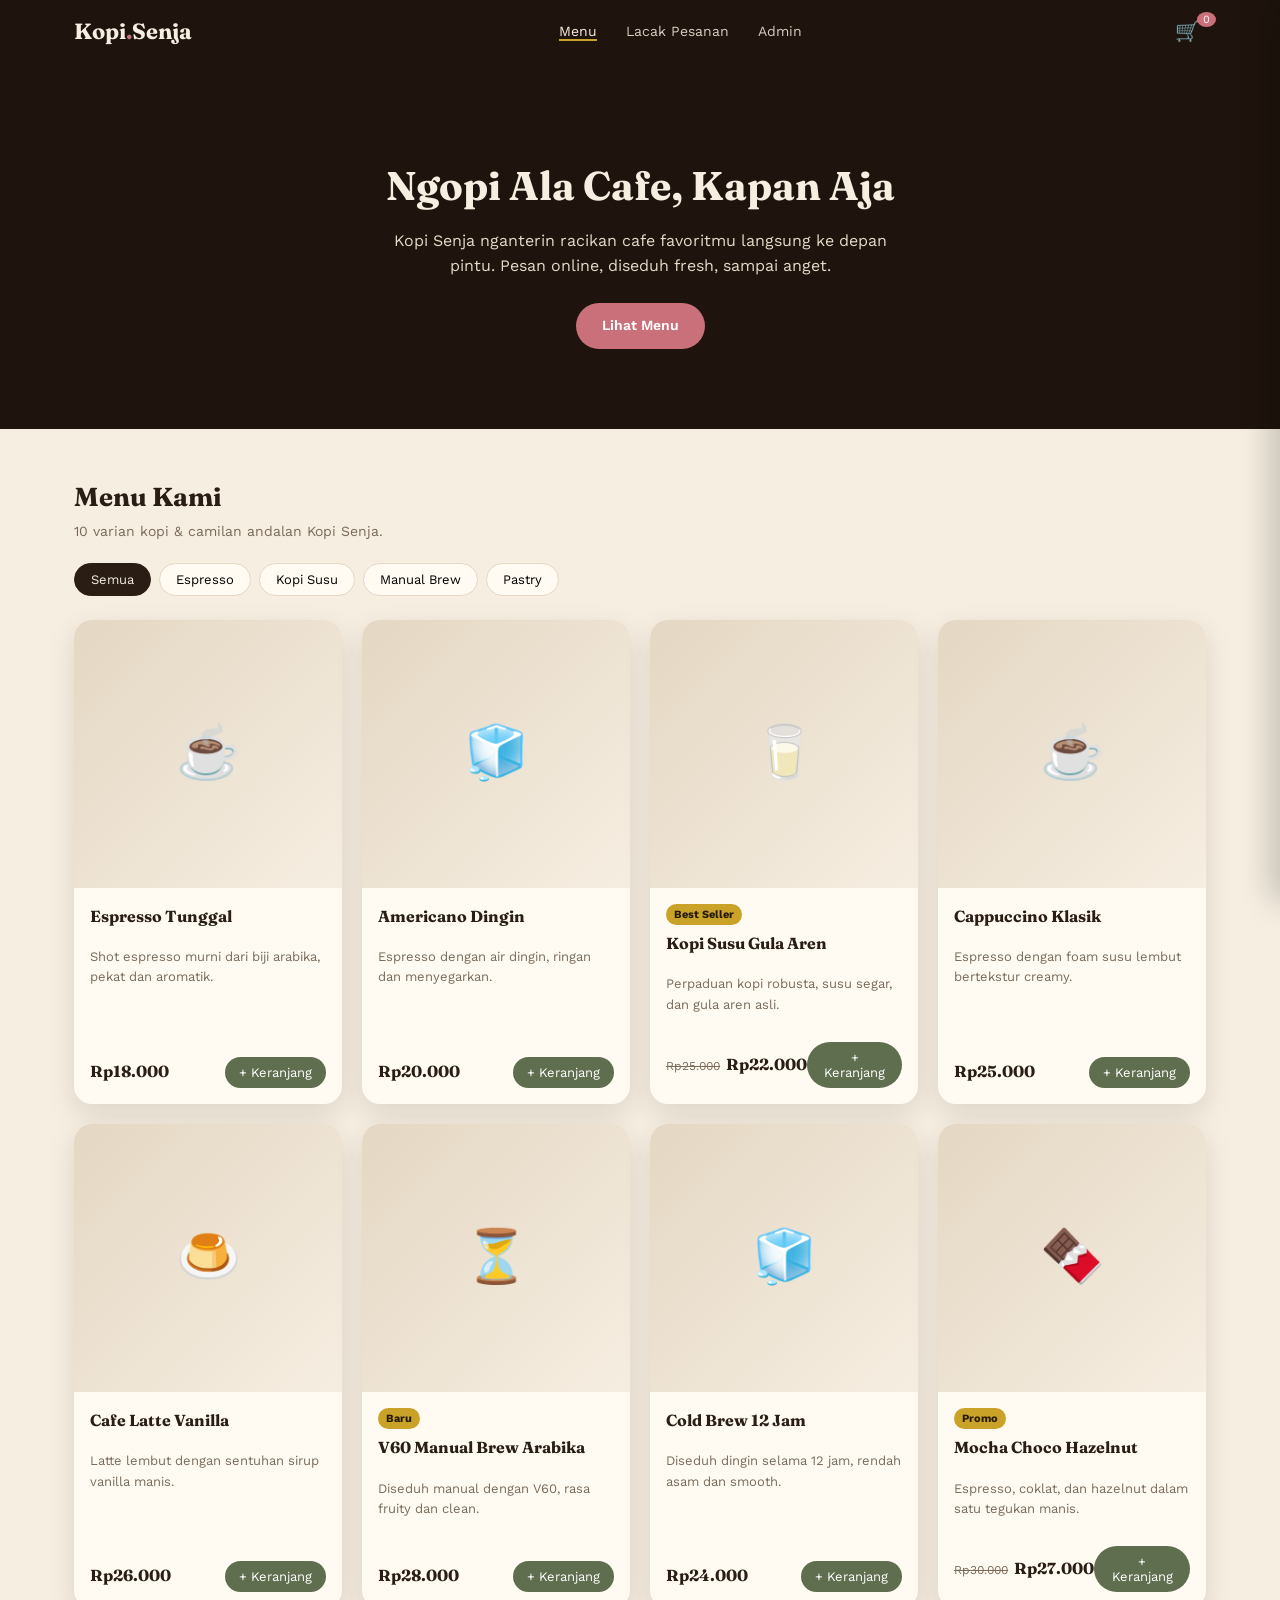
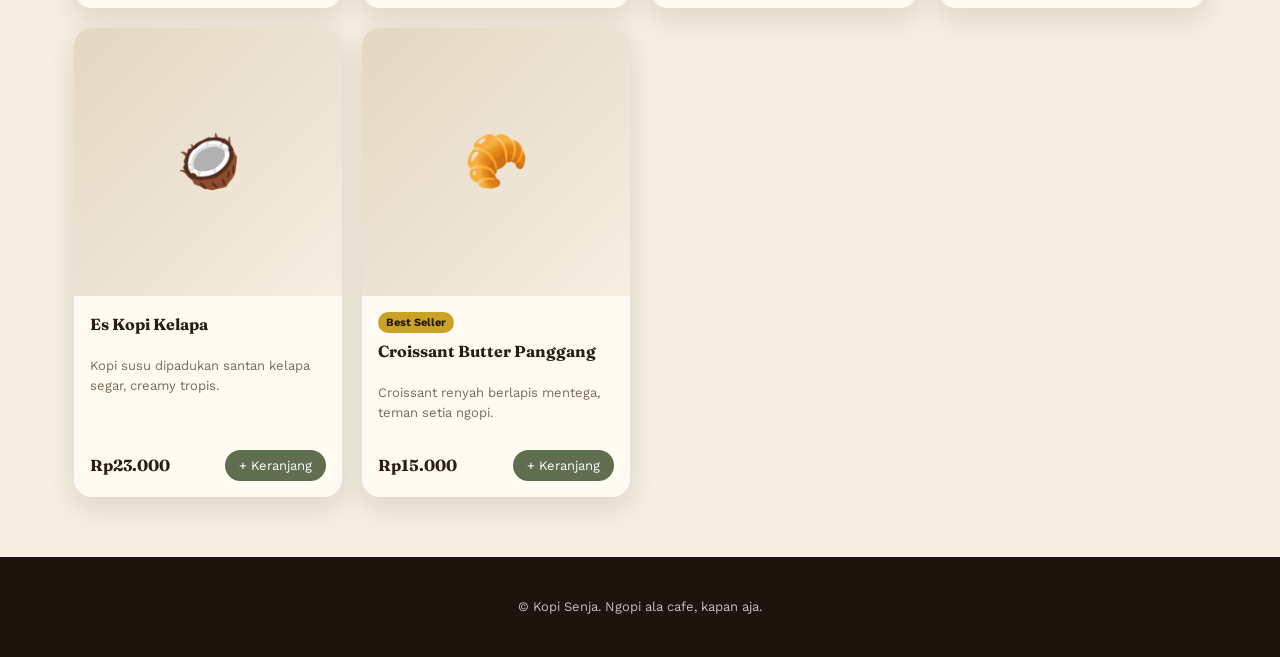
<file: index.html>
<!DOCTYPE html>
<html lang="id">
<head>
<meta charset="UTF-8">
<meta name="viewport" content="width=device-width, initial-scale=1.0">
<title>Kopi Senja — Ngopi Ala Cafe, Kapan Aja</title>
<link rel="preconnect" href="https://fonts.googleapis.com">
<link href="https://fonts.googleapis.com/css2?family=Fraunces:opsz,wght@9..144,500;9..144,600;9..144,700&family=Work+Sans:ital,wght@0,400;0,500;0,600;0,700;1,500&display=swap" rel="stylesheet">
<link rel="stylesheet" href="css/style.css">
</head>
<body>

<header class="site">
  <div class="container">
    <div class="brand">Kopi<span class="dot">.</span>Senja</div>
    <nav class="main">
      <a href="index.html" class="active">Menu</a>
      <a href="lacak-pesanan.html">Lacak Pesanan</a>
      <a href="admin/index.html">Admin</a>
    </nav>
    <div class="header-actions">
      <button id="cartBtn" onclick="openCart()">🛒<span id="cartCount">0</span></button>
    </div>
  </div>
</header>

<section class="hero">
  <div class="container">
    <h1>Ngopi Ala Cafe, Kapan Aja</h1>
    <p>Kopi Senja nganterin racikan cafe favoritmu langsung ke depan pintu. Pesan online, diseduh fresh, sampai anget.</p>
    <a href="#menu" class="btn btn-primary">Lihat Menu</a>
  </div>
</section>

<main class="container" id="menu">
  <div class="section-head">
    <div><h2>Menu Kami</h2><p>10 varian kopi & camilan andalan Kopi Senja.</p></div>
  </div>

  <div class="filters" id="filters"></div>
  <div class="product-grid" id="productGrid"></div>
</main>

<!-- ============ CART DRAWER ============ -->
<div id="cartDim" onclick="closeCart()"></div>
<div id="cartDrawer">
  <div class="cart-head">
    <h3 style="margin:0;">Keranjang</h3>
    <button onclick="closeCart()" style="background:none;border:none;font-size:20px;">✕</button>
  </div>
  <div class="cart-items" id="cartItems"></div>
  <div class="cart-foot">
    <div class="summary-line"><span>Subtotal</span><strong id="cartTotal">Rp0</strong></div>
    <a href="checkout.html" id="cartCheckoutLink">
      <button class="btn btn-primary" style="width:100%; margin-top:10px;" id="cartCheckoutBtn" disabled>Checkout</button>
    </a>
  </div>
</div>

<div class="toast" id="toast"></div>

<footer class="site">
  <div class="container">© Kopi Senja. Ngopi ala cafe, kapan aja.</div>
</footer>

<script src="js/products.js"></script>
<script src="js/cart.js"></script>
<script>
let activeCat = "Semua";

function renderFilters(products){
  const cats = ["Semua", ...new Set(products.map(p=>p.cat))];
  document.getElementById("filters").innerHTML = cats.map(c=>`
    <button class="filter-chip ${c===activeCat?'active':''}" onclick="setFilter('${c}')">${c}</button>
  `).join("");
}
function setFilter(c){ activeCat = c; renderProducts(); }

function renderProducts(){
  const products = loadProducts();
  renderFilters(products);
  const shown = activeCat==="Semua" ? products : products.filter(p=>p.cat===activeCat);
  document.getElementById("productGrid").innerHTML = shown.map(p=>`
    <div class="product-card">
      <div class="thumb">${p.emoji||"☕"}</div>
      <div class="body">
        ${p.badge ? `<span class="badge">${p.badge}</span>` : ""}
        <h3>${p.name}</h3>
        <p class="desc">${p.desc}</p>
        <div class="price-row">
          <div>${p.oldPrice ? `<span class="old-price">${rupiah(p.oldPrice)}</span>` : ""}<span class="price-tag">${rupiah(p.price)}</span></div>
          <button class="add-btn" onclick="handleAdd(${p.id})">+ Keranjang</button>
        </div>
      </div>
    </div>
  `).join("");
}
function handleAdd(id){
  addToCart(id);
  renderCartDrawer();
  showToast("Ditambahkan ke keranjang ☕");
}

renderProducts();
renderCartDrawer();
window.addEventListener("storage", (e)=>{
  if(["kopisenja_cart","kopisenja_products"].includes(e.key)){ renderProducts(); renderCartDrawer(); }
});
</script>
</body>
</html>
</file>
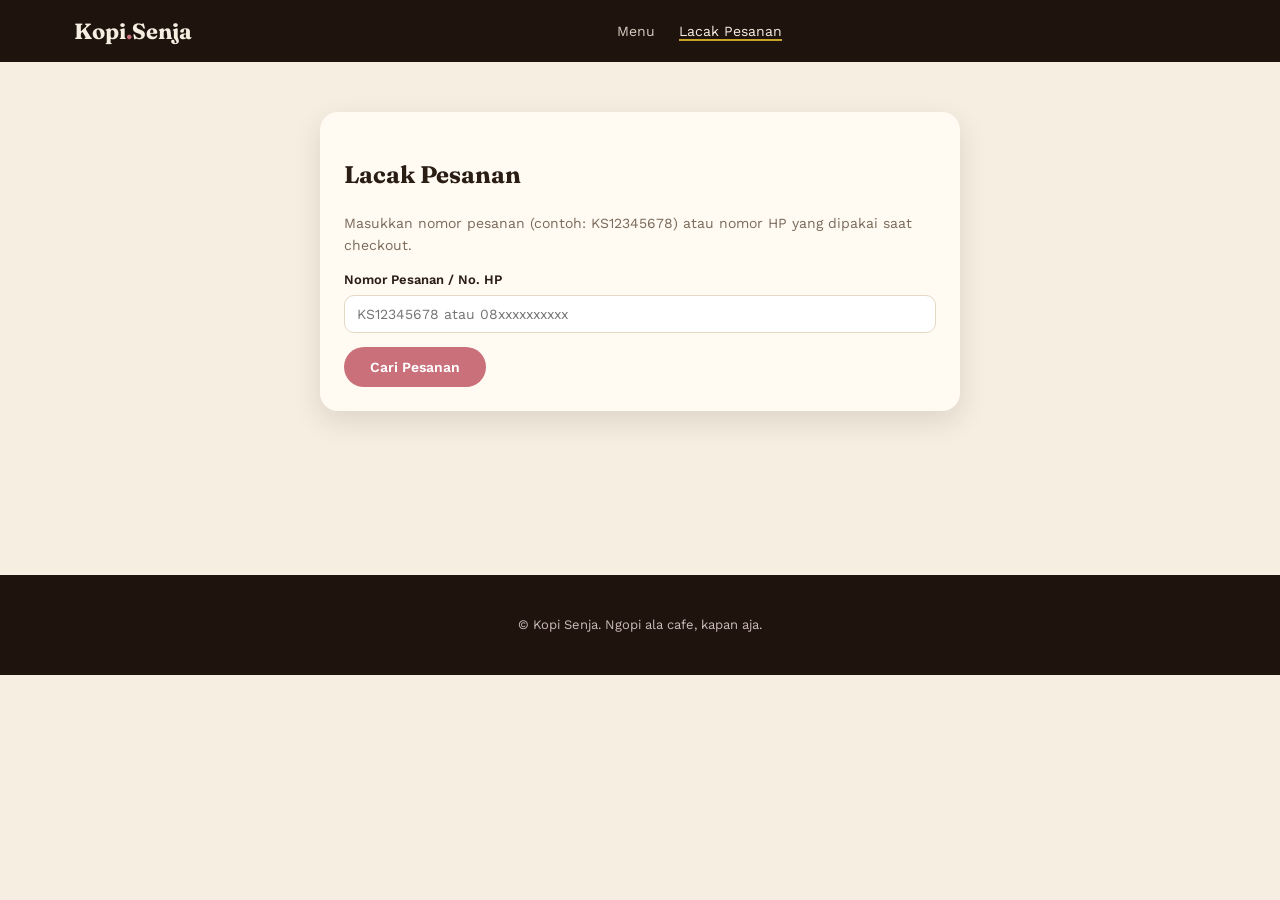
<file: lacak-pesanan.html>
<!DOCTYPE html>
<html lang="id">
<head>
<meta charset="UTF-8">
<meta name="viewport" content="width=device-width, initial-scale=1.0">
<title>Lacak Pesanan — Kopi Senja</title>
<link rel="preconnect" href="https://fonts.googleapis.com">
<link href="https://fonts.googleapis.com/css2?family=Fraunces:opsz,wght@9..144,500;9..144,600;9..144,700&family=Work+Sans:ital,wght@0,400;0,500;0,600;0,700;1,500&display=swap" rel="stylesheet">
<link rel="stylesheet" href="css/style.css">
</head>
<body>

<header class="site">
  <div class="container">
    <a href="index.html" class="brand">Kopi<span class="dot">.</span>Senja</a>
    <nav class="main"><a href="index.html">Menu</a><a href="lacak-pesanan.html" class="active">Lacak Pesanan</a></nav>
    <div class="header-actions"></div>
  </div>
</header>

<main class="container" style="padding:50px 0 80px; max-width:640px;">
  <div class="panel">
    <h2>Lacak Pesanan</h2>
    <p style="color:var(--ink-soft); font-size:14px;">Masukkan nomor pesanan (contoh: KS12345678) atau nomor HP yang dipakai saat checkout.</p>
    <div class="form-group full">
      <label>Nomor Pesanan / No. HP</label>
      <input type="text" id="searchInput" placeholder="KS12345678 atau 08xxxxxxxxxx">
    </div>
    <button class="btn btn-primary" onclick="doSearch()">Cari Pesanan</button>
  </div>

  <div id="result"></div>
</main>

<footer class="site"><div class="container">© Kopi Senja. Ngopi ala cafe, kapan aja.</div></footer>

<script src="js/products.js"></script>
<script src="js/cart.js"></script>
<script>
const STEPS = ["Diproses","Diseduh","Diantar","Selesai"];

function renderOrderCard(o){
  const stepIndex = Math.max(0, STEPS.indexOf(o.status));
  return `
    <div class="panel">
      <div class="summary-line"><span>No. Pesanan</span><strong>${o.id}</strong></div>
      <div class="summary-line"><span>Atas Nama</span><strong>${o.nama}</strong></div>
      <div class="status-track">
        ${STEPS.map((s,i)=>`<div class="status-step ${i<=stepIndex?'done':''}"><div class="dot"></div>${s}</div>`).join("")}
      </div>
      <hr style="border:none; border-top:1px solid var(--line);">
      ${o.items.map(i=>`<div class="summary-line"><span>${i.name} x${i.qty}</span><span>${rupiah(i.price*i.qty)}</span></div>`).join("")}
      <hr style="border:none; border-top:1px solid var(--line);">
      <div class="summary-line"><span>Total</span><strong>${rupiah(o.total)}</strong></div>
    </div>`;
}

function doSearch(){
  const q = document.getElementById("searchInput").value.trim();
  const resultEl = document.getElementById("result");
  if(!q){ resultEl.innerHTML = `<p style="color:var(--ink-soft);">Masukkan nomor pesanan atau no. HP dulu ya.</p>`; return; }
  const orders = loadOrders();
  const matches = orders.filter(o => o.id.toLowerCase()===q.toLowerCase() || o.telp===q);
  resultEl.innerHTML = matches.length
    ? matches.map(renderOrderCard).join("")
    : `<p style="color:var(--ink-soft);">Pesanan tidak ditemukan. Cek kembali nomor pesanan / HP kamu.</p>`;
}

const params = new URLSearchParams(window.location.search);
const presetId = params.get("id");
if(presetId){ document.getElementById("searchInput").value = presetId; doSearch(); }
</script>
</body>
</html>
</file>
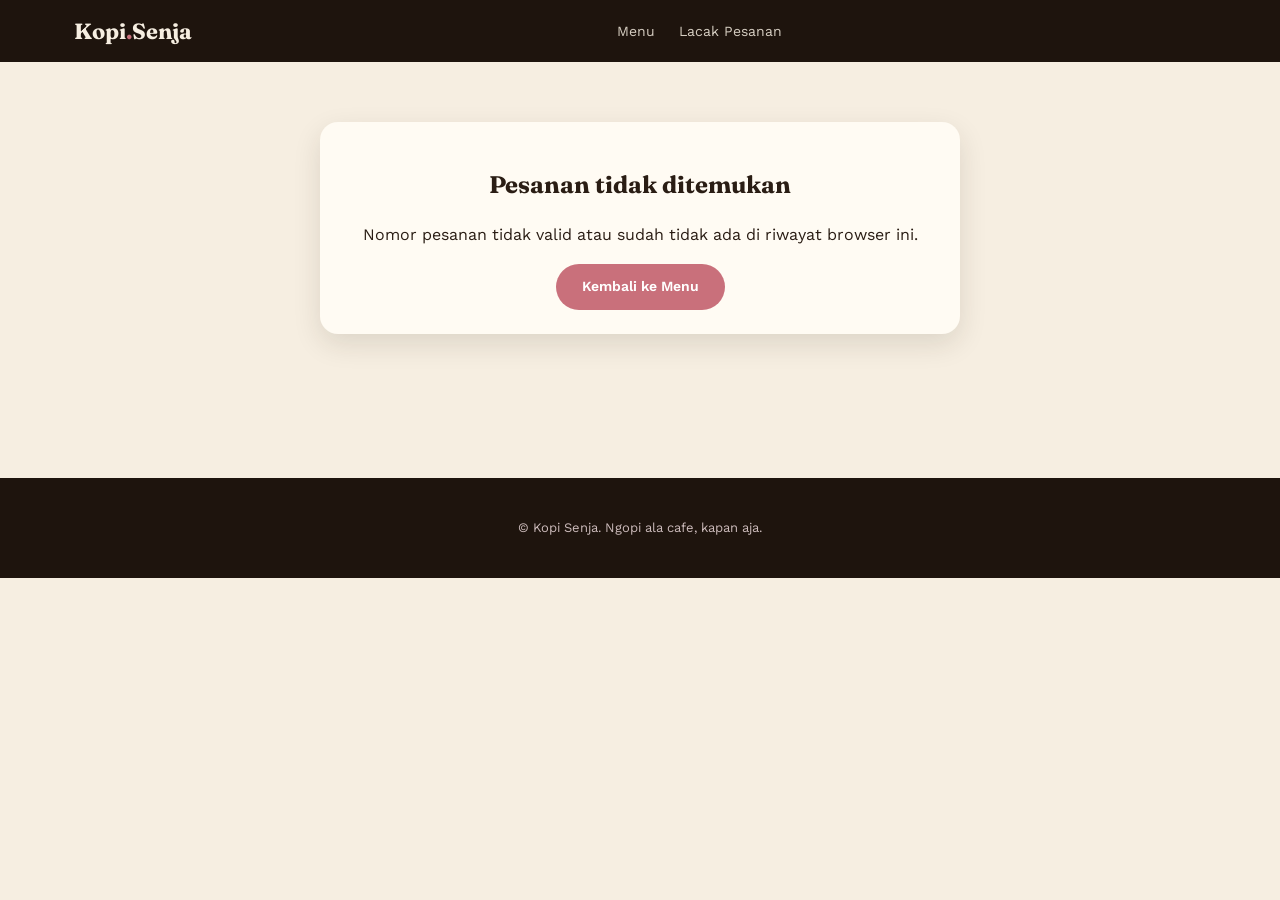
<file: order-sukses.html>
<!DOCTYPE html>
<html lang="id">
<head>
<meta charset="UTF-8">
<meta name="viewport" content="width=device-width, initial-scale=1.0">
<title>Pesanan Berhasil — Kopi Senja</title>
<link rel="preconnect" href="https://fonts.googleapis.com">
<link href="https://fonts.googleapis.com/css2?family=Fraunces:opsz,wght@9..144,500;9..144,600;9..144,700&family=Work+Sans:ital,wght@0,400;0,500;0,600;0,700;1,500&display=swap" rel="stylesheet">
<link rel="stylesheet" href="css/style.css">
</head>
<body>

<header class="site">
  <div class="container">
    <a href="index.html" class="brand">Kopi<span class="dot">.</span>Senja</a>
    <nav class="main"><a href="index.html">Menu</a><a href="lacak-pesanan.html">Lacak Pesanan</a></nav>
    <div class="header-actions"></div>
  </div>
</header>

<main class="container" style="padding:60px 0; max-width:640px;">
  <div class="panel" style="text-align:center;" id="successPanel">
    <div style="font-size:48px;">🎉</div>
    <h2>Pesanan Berhasil Dibuat!</h2>
    <p id="successMsg" style="color:var(--ink-soft);"></p>
    <div class="panel" style="text-align:left; margin-top:20px;" id="orderDetail"></div>
    <a class="btn btn-primary" href="lacak-pesanan.html" id="trackLink">Lacak Pesanan Ini</a>
    <a class="btn btn-outline" style="background:var(--ink); margin-left:8px;" href="index.html">Belanja Lagi</a>
  </div>
</main>

<footer class="site"><div class="container">© Kopi Senja. Ngopi ala cafe, kapan aja.</div></footer>

<script src="js/products.js"></script>
<script src="js/cart.js"></script>
<script>
const params = new URLSearchParams(window.location.search);
const orderId = params.get("id");
const order = orderId ? findOrder(orderId) : null;

if(!order){
  document.getElementById("successPanel").innerHTML = `
    <h2>Pesanan tidak ditemukan</h2>
    <p>Nomor pesanan tidak valid atau sudah tidak ada di riwayat browser ini.</p>
    <a class="btn btn-primary" href="index.html">Kembali ke Menu</a>`;
} else {
  const payLabel = order.payMethod==='transfer' ? 'Transfer Bank' : order.payMethod==='ewallet' ? 'E-Wallet/QRIS' : 'COD';
  document.getElementById("successMsg").textContent =
    `Terima kasih, ${order.nama}! Pesanan senilai ${rupiah(order.total)} via ${payLabel} sedang diseduh.`;
  document.getElementById("orderDetail").innerHTML = `
    <div class="summary-line"><span>No. Pesanan</span><strong>${order.id}</strong></div>
    <div class="summary-line"><span>Status</span><strong>${order.status}</strong></div>
    <hr style="border:none; border-top:1px solid var(--line);">
    ${order.items.map(i=>`<div class="summary-line"><span>${i.name} x${i.qty}</span><span>${rupiah(i.price*i.qty)}</span></div>`).join("")}
    <hr style="border:none; border-top:1px solid var(--line);">
    <div class="summary-line"><span>Total</span><strong>${rupiah(order.total)}</strong></div>
    <p style="font-size:13px; color:var(--ink-soft); margin-top:10px;">Simpan nomor pesanan ini untuk melacak status pengantaran.</p>
  `;
  document.getElementById("trackLink").href = "lacak-pesanan.html?id="+order.id;
}
</script>
</body>
</html>
</file>
<file: css/style.css>
:root{
  --bg:#1E140D;
  --paper:#F6EEE1;
  --paper-card:#FFFBF3;
  --ink:#2A1D14;
  --ink-soft:#7A6A5A;
  --rose:#C9707B;
  --rose-dark:#A85360;
  --gold:#C9A227;
  --moss:#5F6E4E;
  --moss-dark:#454F37;
  --line:#E4D7C3;
  --radius:18px;
  --shadow:0 10px 28px rgba(42,29,20,.12);
}
*{box-sizing:border-box;}
html{scroll-behavior:smooth;}
body{margin:0; background:var(--paper); color:var(--ink); font-family:'Work Sans', Arial, sans-serif; line-height:1.55; -webkit-font-smoothing:antialiased;}
h1,h2,h3,.brand,.price-tag{font-family:'Fraunces', Georgia, serif;}
a{color:inherit; text-decoration:none;}
button{font-family:inherit; cursor:pointer;}
img{max-width:100%; display:block;}
.container{max-width:1180px; margin:0 auto; padding:0 24px;}

/* ---------- Header ---------- */
header.site{position:sticky; top:0; z-index:50; background:var(--bg); color:var(--paper); padding:14px 0;}
header.site .container{display:flex; align-items:center; justify-content:space-between;}
.brand{font-size:22px; font-weight:700; color:var(--paper);}
.brand .dot{color:var(--rose);}
nav.main a{margin:0 12px; font-size:14px; opacity:.85;}
nav.main a.active{opacity:1; border-bottom:2px solid var(--gold);}
.header-actions{display:flex; align-items:center; gap:14px;}
#cartBtn{position:relative; background:none; border:none; color:var(--paper); font-size:20px;}
#cartCount{position:absolute; top:-6px; right:-10px; background:var(--rose); color:#fff; font-size:11px; border-radius:50%; padding:1px 6px;}

/* ---------- Hero ---------- */
.hero{background:var(--bg); color:var(--paper); padding:60px 0 80px; text-align:center;}
.hero h1{font-size:40px; margin-bottom:12px;}
.hero p{color:#e5d9c8; max-width:520px; margin:0 auto 24px;}

/* ---------- Buttons ---------- */
.btn{display:inline-block; padding:12px 26px; border-radius:999px; border:none; font-weight:600; font-size:14px;}
.btn-primary{background:var(--rose); color:#fff;}
.btn-primary:hover{background:var(--rose-dark);}
.btn-outline{background:transparent; border:1px solid var(--paper); color:var(--paper);}
.btn-dark{background:var(--ink); color:var(--paper);}
.btn:disabled{opacity:.5; cursor:not-allowed;}

/* ---------- Product grid ---------- */
.section-head{display:flex; justify-content:space-between; align-items:flex-end; margin:48px 0 20px;}
.section-head h2{font-size:26px; margin:0;}
.section-head p{color:var(--ink-soft); margin:4px 0 0; font-size:14px;}
.filters{display:flex; gap:8px; flex-wrap:wrap; margin-bottom:24px;}
.filter-chip{padding:8px 16px; border-radius:999px; border:1px solid var(--line); background:var(--paper-card); font-size:13px; cursor:pointer;}
.filter-chip.active{background:var(--ink); color:var(--paper); border-color:var(--ink);}
.product-grid{display:grid; grid-template-columns:repeat(auto-fill, minmax(220px,1fr)); gap:20px; margin-bottom:60px;}
.product-card{background:var(--paper-card); border-radius:var(--radius); box-shadow:var(--shadow); overflow:hidden; display:flex; flex-direction:column;}
.product-card .thumb{aspect-ratio:1/1; display:flex; align-items:center; justify-content:center; font-size:52px; background:linear-gradient(135deg, var(--line), var(--paper));}
.product-card .body{padding:16px; display:flex; flex-direction:column; gap:6px; flex:1;}
.product-card h3{font-size:16px; margin:0;}
.badge{align-self:flex-start; background:var(--gold); color:#241a06; font-size:11px; font-weight:700; padding:2px 8px; border-radius:999px;}
.desc{font-size:13px; color:var(--ink-soft); flex:1;}
.price-row{display:flex; align-items:center; justify-content:space-between; margin-top:8px;}
.price-tag{font-weight:700;}
.old-price{text-decoration:line-through; color:var(--ink-soft); font-size:12px; margin-right:6px;}
.add-btn{background:var(--moss); color:#fff; border:none; border-radius:999px; padding:8px 14px; font-size:13px;}
.add-btn:hover{background:var(--moss-dark);}

/* ---------- Cart drawer ---------- */
#cartDim{position:fixed; inset:0; background:rgba(0,0,0,.4); opacity:0; pointer-events:none; transition:.2s; z-index:80;}
#cartDim.open{opacity:1; pointer-events:auto;}
#cartDrawer{position:fixed; top:0; right:0; height:100%; width:min(380px,92vw); background:var(--paper-card); transform:translateX(100%); transition:.25s; z-index:90; display:flex; flex-direction:column; box-shadow:-10px 0 30px rgba(0,0,0,.2);}
#cartDrawer.open{transform:translateX(0);}
.cart-head{padding:18px; border-bottom:1px solid var(--line); display:flex; justify-content:space-between; align-items:center;}
.cart-items{flex:1; overflow-y:auto; padding:12px 18px;}
.cart-line{display:flex; gap:10px; padding:10px 0; border-bottom:1px solid var(--line);}
.cart-line .thumb-sm{width:48px; height:48px; border-radius:10px; background:var(--line); display:flex; align-items:center; justify-content:center; font-size:22px;}
.qty-row{display:flex; align-items:center; gap:8px; margin-top:4px;}
.qty-row button{width:24px; height:24px; border-radius:50%; border:1px solid var(--line); background:#fff;}
.cart-foot{padding:18px; border-top:1px solid var(--line);}
.summary-line{display:flex; justify-content:space-between; font-size:14px; padding:4px 0;}

/* ---------- Forms ---------- */
.form-grid{display:grid; grid-template-columns:1fr 1fr; gap:14px;}
.form-group{display:flex; flex-direction:column; gap:4px; margin-bottom:14px;}
.form-group.full{grid-column:1/-1;}
.form-group label{font-size:13px; font-weight:600;}
.form-group input, .form-group textarea{padding:10px 12px; border-radius:10px; border:1px solid var(--line); font-size:14px; font-family:inherit; background:#fff;}
.form-group.error input{border-color:var(--rose-dark);}
.error-msg{display:none; color:var(--rose-dark); font-size:12px;}
.form-group.error .error-msg{display:block;}
.pay-method{border:1px solid var(--line); border-radius:12px; padding:12px 14px; margin-bottom:10px; cursor:pointer; display:flex; align-items:center; gap:10px;}
.pay-method.selected{border-color:var(--moss); background:#f1efe4;}

/* ---------- Panels/cards ---------- */
.panel{background:var(--paper-card); border-radius:var(--radius); box-shadow:var(--shadow); padding:24px; margin-bottom:24px;}
.checkout-grid{display:grid; grid-template-columns:1.3fr .9fr; gap:32px; align-items:start; padding:40px 0 80px;}
@media (max-width:800px){.checkout-grid{grid-template-columns:1fr;} .form-grid{grid-template-columns:1fr;}}

.status-track{display:flex; justify-content:space-between; margin:24px 0;}
.status-step{flex:1; text-align:center; position:relative; font-size:12px; color:var(--ink-soft);}
.status-step.done{color:var(--moss); font-weight:700;}
.status-step .dot{width:14px; height:14px; border-radius:50%; background:var(--line); margin:0 auto 6px;}
.status-step.done .dot{background:var(--moss);}

.toast{position:fixed; bottom:24px; left:50%; transform:translateX(-50%) translateY(20px); background:var(--ink); color:#fff; padding:12px 20px; border-radius:999px; font-size:13px; opacity:0; pointer-events:none; transition:.2s; z-index:120;}
.toast.show{opacity:1; transform:translateX(-50%) translateY(0);}

footer.site{background:var(--bg); color:#cbb; padding:40px 0; text-align:center; font-size:13px; margin-top:60px;}
</file>
